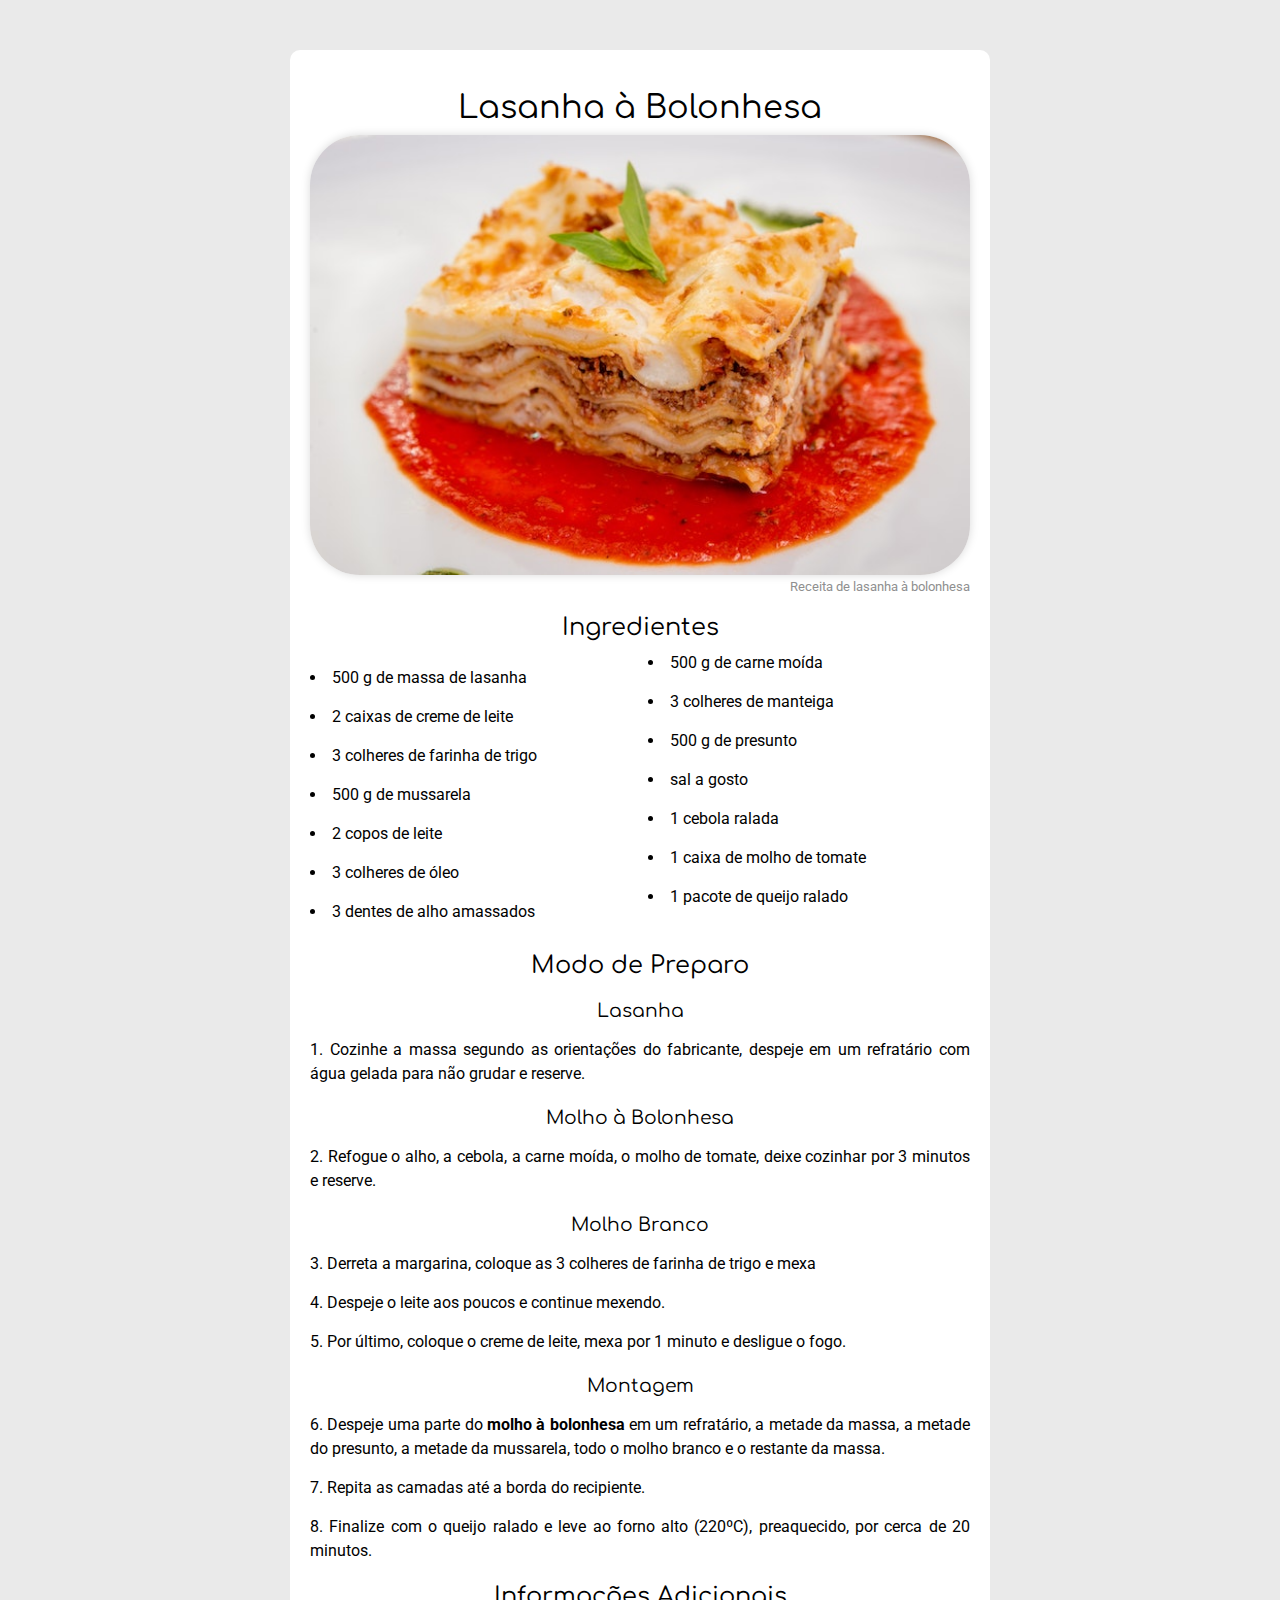
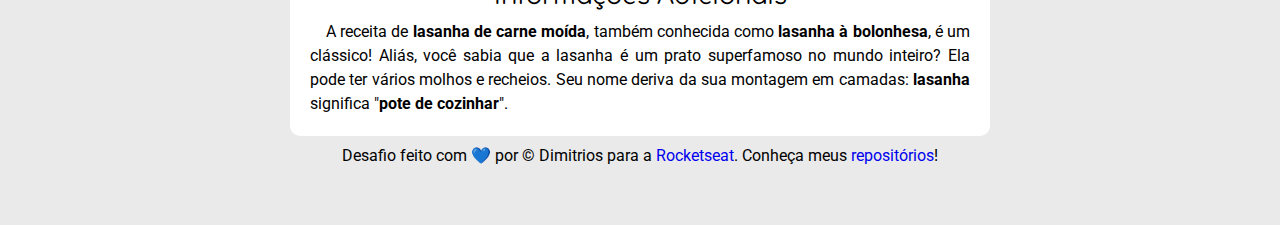
<file: rocketseat/recipe_page/index.html>
<!DOCTYPE html>
<html lang="pt-br">
<head>
    <meta charset="UTF-8">
    <meta name="viewport" content="width=device-width, initial-scale=1.0">
    <title>Lasanha</title>
    <link rel="stylesheet" href="style.css">
    <link rel="stylesheet" href="medias.css">
</head>
<body>
    <main>
        <h1>Lasanha à Bolonhesa</h1>

        <figure><img src="lasanha.jpg" alt="lasanha">
            <figcaption>Receita de lasanha à bolonhesa</figcaption>
        </figure>

        <h2>Ingredientes</h2>
        <ul>
            <li>500 g de massa de lasanha</li>
            <li>2 caixas de creme de leite</li>
            <li>3 colheres de farinha de trigo</li>
            <li>500 g de mussarela</li>
            <li>2 copos de leite</li>
            <li>3 colheres de óleo</li>
            <li>3 dentes de alho amassados</li>
            <li>500 g de carne moída</li>
            <li>3 colheres de manteiga</li>
            <li>500 g de presunto</li>
            <li>sal a gosto</li>
            <li>1 cebola ralada</li>
            <li>1 caixa de molho de tomate</li>
            <li>1 pacote de queijo ralado</li>
        </ul>

        <h2>Modo de Preparo</h2>
        <ol>
            <h3>Lasanha</h3>
            <li>Cozinhe a massa segundo as orientações do fabricante, despeje em um refratário com água gelada para não grudar e reserve.</li>
            <h3>Molho à Bolonhesa</h3>
            <li>Refogue o alho, a cebola, a carne moída, o molho de tomate, deixe cozinhar por 3 minutos e reserve.</li>
            <h3>Molho Branco</h3>
            <li>Derreta a margarina, coloque as 3 colheres de farinha de trigo e mexa</li>
            <li>Despeje o leite aos poucos e continue mexendo.</li>
            <li>Por último, coloque o creme de leite, mexa por 1 minuto e desligue o fogo.</li>
            <h3>Montagem</h3>
            <li>Despeje uma parte do <strong>molho à bolonhesa</strong> em um refratário, a metade da massa, a metade do presunto, a metade da mussarela, todo o molho branco e o restante da massa.</li>
            <li>Repita as camadas até a borda do recipiente.</li>
            <li>Finalize com o queijo ralado e leve ao forno alto (220ºC), preaquecido, por cerca de 20 minutos.</li>
        </ol>

        <h2>Informações Adicionais</h2>
        <p>A receita de <strong>lasanha de carne moída</strong>, também conhecida como <strong>lasanha à bolonhesa</strong>, é um clássico! Aliás, você sabia que a lasanha é um prato superfamoso no mundo inteiro? Ela pode ter vários molhos e recheios. Seu nome deriva da sua montagem em camadas: <strong>lasanha</strong> significa "<strong>pote de cozinhar</strong>".</p>
    </main>

    <footer>Desafio feito com &#x1F499; por &copy; Dimitrios para a <a href="https://efficient-sloth-d85.notion.site/b0b109c64d0a4a8eb4de547de18fa04d?v=dd9d2f6b0f6542d69807f41312f4116d&p=15acc6a34f744484a2e64a1f115bfbae&pm=c" target="_blank" rel="noopener noreferrer nofollow">Rocketseat</a>. Conheça meus <a href="https://github.com/DimiEmerick?tab=repositories" target="_blank" rel="noopener noreferrer nofollow">repositórios</a>!</footer>
</body>
</html>
</file>
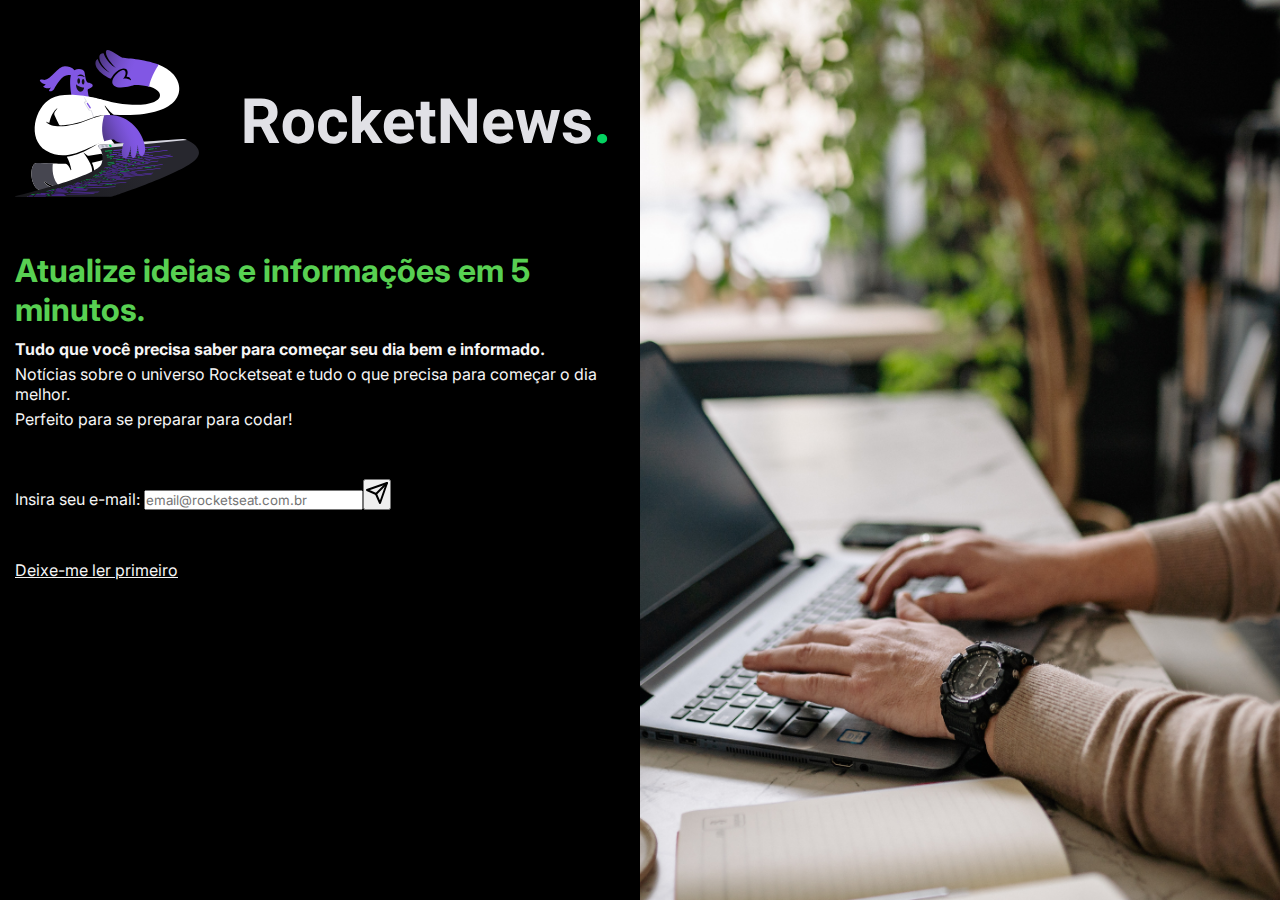
<file: rocketseat/rocket_news/index.html>
<!DOCTYPE html>
<html lang="pt-br">
<head>
    <meta charset="UTF-8">
    <meta name="viewport" content="width=device-width, initial-scale=1.0">
    <title>RocketNews</title>
    <link rel="stylesheet" href="style.css">
</head>
<body>
    <section id="content">
        <div><img src="./assets/logo.svg" alt="Logo Rocket News"></div>
        <div id="texto">
            <h1>Atualize ideias e informações em 5 minutos.</h1>
            <p><strong>Tudo que você precisa saber para começar seu dia bem e informado.</strong></p>
            <p>Notícias sobre o universo Rocketseat e tudo o que precisa para começar o dia melhor.</p>
            <p>Perfeito para se preparar para codar!</p>
        </div>
        <div id="inputs">
            <label for="email">Insira seu e-mail:</label>
            <input type="email" name="email" id="email" placeholder="email@rocketseat.com.br"><button><img src="./assets/send.svg" alt="Enviar"></button>
        </div>
        <div><a href="#">Deixe-me ler primeiro</a> </div>
    </section>
    <section id="background"></section>
</body>
</html>
</file>
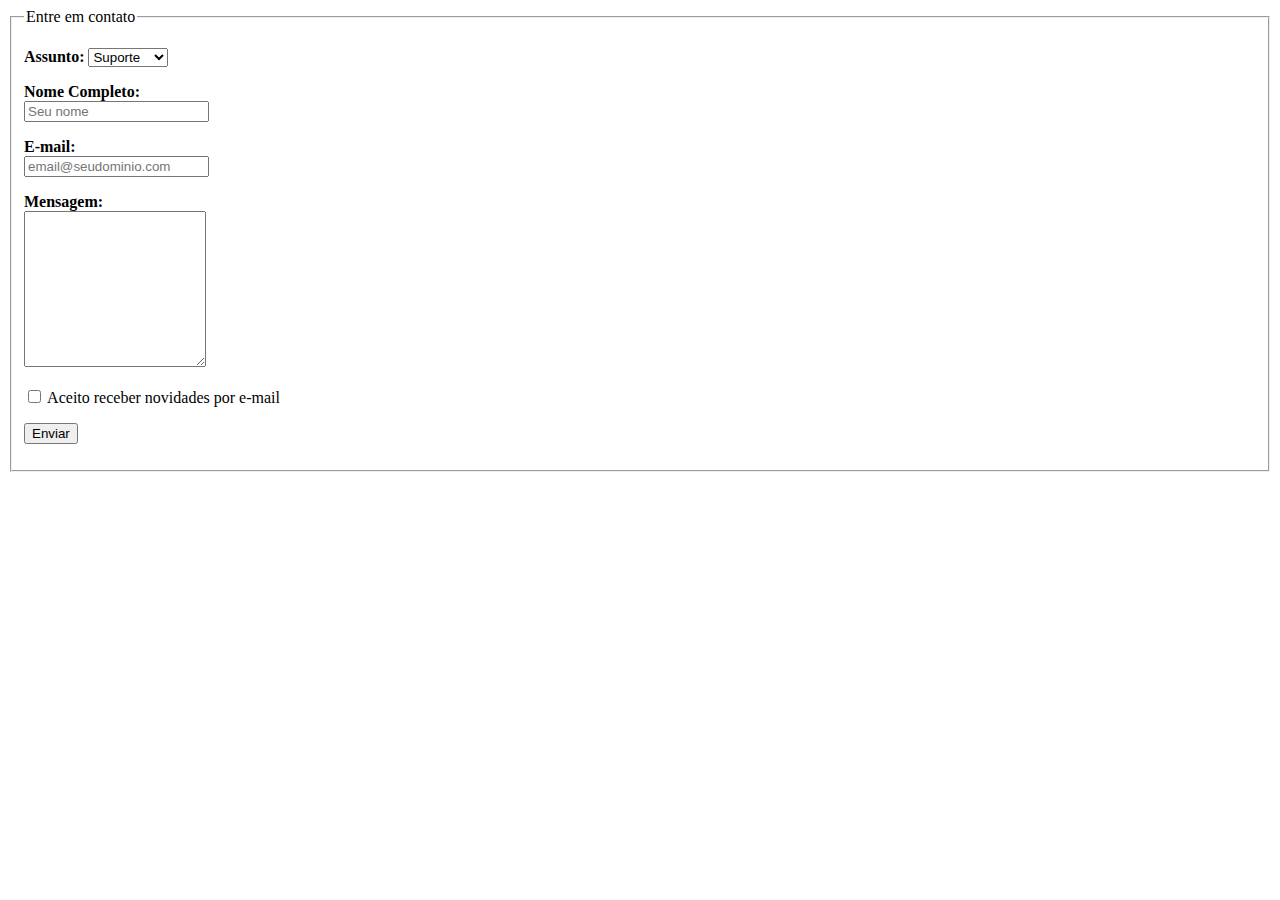
<file: rocketseat/html_challenges/contact.html>
<!DOCTYPE html>
<html lang="pt-br">
<head>
    <meta charset="UTF-8">
    <meta name="viewport" content="width=device-width, initial-scale=1.0">
    <title>Contact</title>
</head>
<body>
    <form action="#">
        <fieldset>
            <legend>Entre em contato</legend>
            <p>
                <strong>Assunto:</strong> <select name="subject" id="subject">
                    <option value="suport">Suporte</option>
                    <option value="hardware">Hardware</option>
                    <option value="software">Software</option>
                    <option value="suggest">Sugestão</option>
                </select>
            </p>

            <p>
                <strong>Nome Completo:</strong> <br>
                <input type="text" name="name" id="name" placeholder="Seu nome">
            </p>

            <p>
                <strong>E-mail:</strong> <br>
                <input type="email" name="email" id="email" placeholder="email@seudominio.com">
            </p>
            <p>
                <strong>Mensagem:</strong> <br>
                <textarea name="message" id="message" cols="20" rows="10"></textarea>
            </p>
            <p>
                <input type="checkbox" name="news" id="news"> Aceito receber novidades por e-mail
            </p>
            <p>
                <input type="submit" value="Enviar">
            </p>
        </fieldset>
    </form>
</body>
</html>
</file>
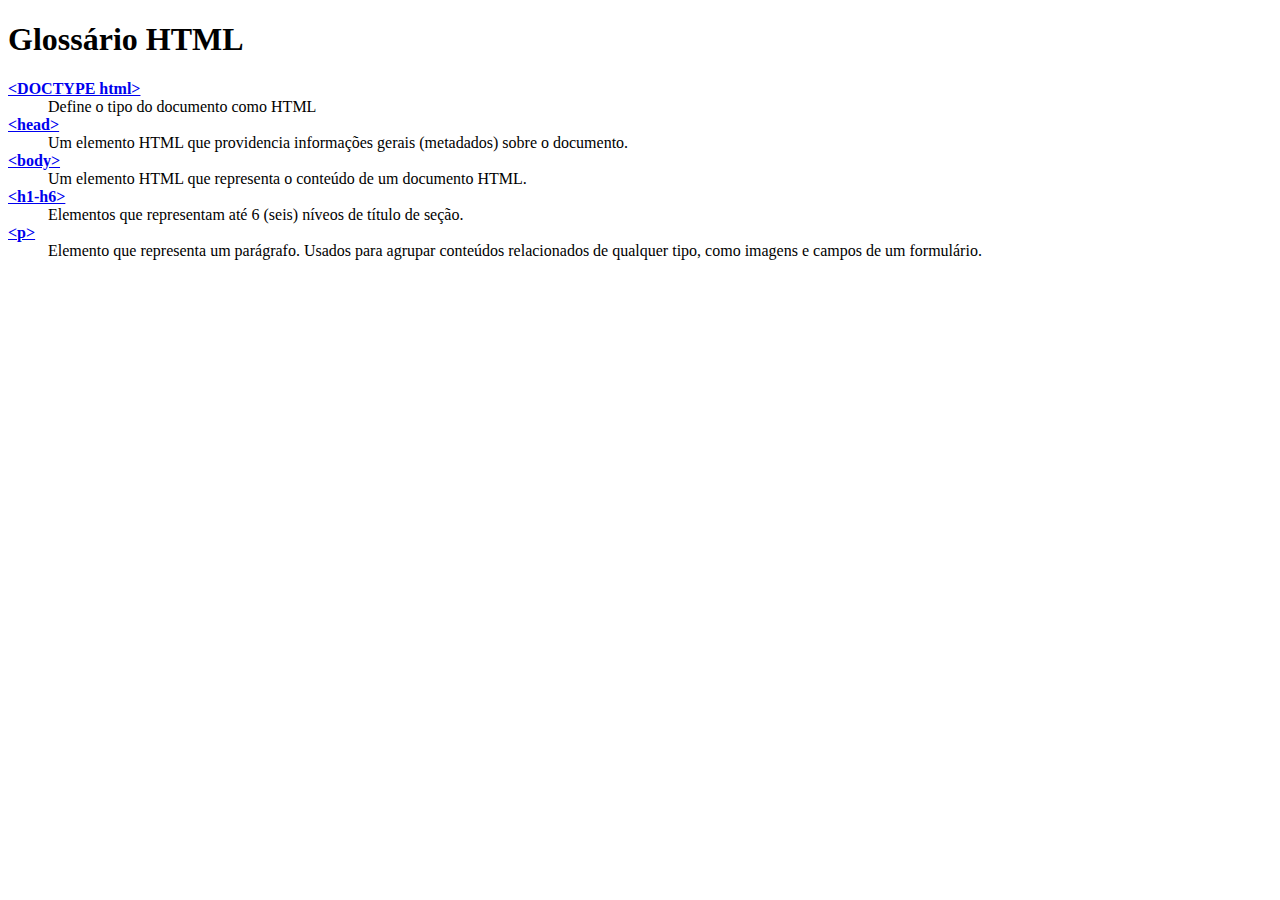
<file: rocketseat/html_challenges/glossary.html>
<!DOCTYPE html>
<html lang="pt-br">
<head>
    <meta charset="UTF-8">
    <meta name="viewport" content="width=device-width, initial-scale=1.0">
    <title>Glossário</title>
</head>
<body>
    <h1>Glossário HTML</h1>
    <dl>
        <dt><a href="https://developer.mozilla.org/pt-BR/docs/Glossary/Doctype" target="_blank" rel="noopener noreferrer nofollow"><strong>&ltDOCTYPE html&gt</strong></a></dt>
        <dd>Define o tipo do documento como HTML</dd>
        <dt><a href="https://developer.mozilla.org/pt-BR/docs/Web/HTML/Element/head" target="_blank" rel="noopener noreferrer nofollow"><strong>&lthead&gt</strong></a></dt>
        <dd>Um elemento HTML que providencia informações gerais (metadados) sobre o documento.</dd>
        <dt><a href="https://developer.mozilla.org/pt-BR/docs/Web/HTML/Element/body" target="_blank" rel="noopener noreferrer nofollow"><strong>&ltbody&gt</strong></a></dt>
        <dd>Um elemento HTML que representa o conteúdo de um documento HTML.</dd>
        <dt><a href="https://developer.mozilla.org/pt-BR/docs/Web/HTML/Element/Heading_Elements" target="_blank" rel="noopener noreferrer nofollow"><strong>&lth1-h6&gt</strong></a></dt>
        <dd>Elementos que representam até 6 (seis) níveos de título de seção.</dd>
        <dt><a href="https://developer.mozilla.org/pt-BR/docs/Web/HTML/Element/p" target="_blank" rel="noopener noreferrer nofollow"><strong>&ltp&gt</strong></a></dt>
        <dd>Elemento que representa um parágrafo. Usados para agrupar conteúdos relacionados de qualquer tipo, como imagens e campos de um formulário.</dd>
    </dl>
</body>
</html>
</file>
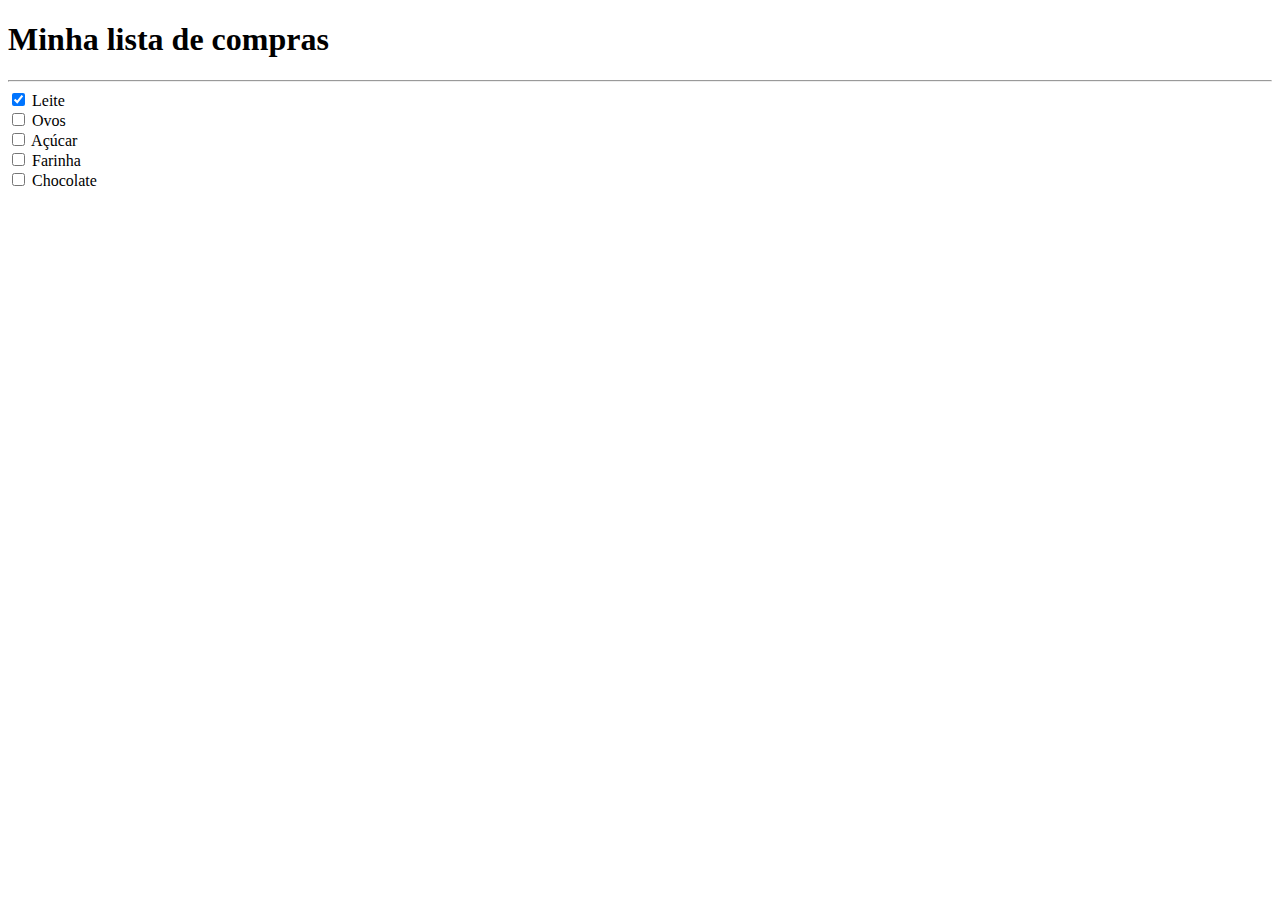
<file: rocketseat/html_challenges/list.html>
<!DOCTYPE html>
<html lang="pt-br">
<head>
    <meta charset="UTF-8">
    <meta name="viewport" content="width=device-width, initial-scale=1.0">
    <title>Shopping List</title>
</head>
<body>
    <h1>Minha lista de compras</h1>
    <hr>
    <input type="checkbox" name="milk" id="milk" checked> Leite <br>
    <input type="checkbox" name="egg" id="egg"> Ovos <br>
    <input type="checkbox" name="sugar" id="sugar"> Açúcar <br>
    <input type="checkbox" name="flour" id="flour"> Farinha <br>
    <input type="checkbox" name="chocolate" id="chocolate"> Chocolate <br>
</body>
</html>
</file>
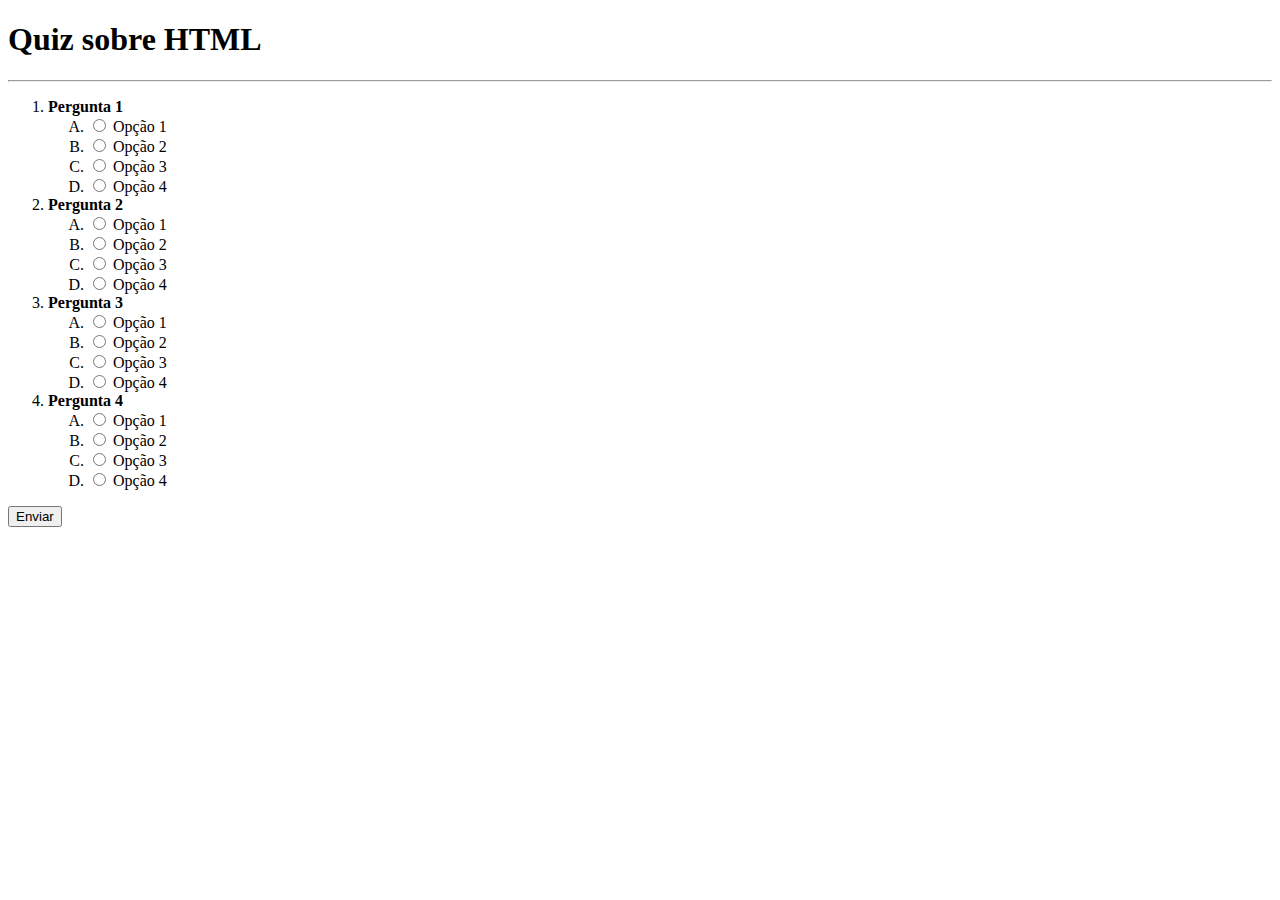
<file: rocketseat/html_challenges/quiz.html>
<!DOCTYPE html>
<html lang="pt-br">
<head>
    <meta charset="UTF-8">
    <meta name="viewport" content="width=device-width, initial-scale=1.0">
    <title>Quiz</title>
</head>
<body>
    <h1>Quiz sobre HTML</h1>
    <hr>
    <form action="#">
        <ol type="1">
            <li><strong>Pergunta 1</strong>
                <ol type="A">
                    <li><input type="radio" name="1" id="opt1"> Opção 1</li>
                    <li><input type="radio" name="1" id="opt2"> Opção 2</li>
                    <li><input type="radio" name="1" id="opt3"> Opção 3</li>
                    <li><input type="radio" name="1" id="opt4"> Opção 4</li>
                </ol>
            </li>
            <li><strong>Pergunta 2</strong>
                <ol type="A">
                    <li><input type="radio" name="2" id="opt1"> Opção 1</li>
                    <li><input type="radio" name="2" id="opt2"> Opção 2</li>
                    <li><input type="radio" name="2" id="opt3"> Opção 3</li>
                    <li><input type="radio" name="2" id="opt4"> Opção 4</li>
                </ol>
            </li>
            <li><strong>Pergunta 3</strong>
                <ol type="A">
                    <li><input type="radio" name="3" id="opt1"> Opção 1</li>
                    <li><input type="radio" name="3" id="opt2"> Opção 2</li>
                    <li><input type="radio" name="3" id="opt3"> Opção 3</li>
                    <li><input type="radio" name="3" id="opt4"> Opção 4</li>
                </ol>
            </li>
            <li><strong>Pergunta 4</strong>
                <ol type="A">
                    <li><input type="radio" name="4" id="opt1"> Opção 1</li>
                    <li><input type="radio" name="4" id="opt2"> Opção 2</li>
                    <li><input type="radio" name="4" id="opt3"> Opção 3</li>
                    <li><input type="radio" name="4" id="opt4"> Opção 4</li>
                </ol>
            </li>
        </ol>
        <input type="submit" value="Enviar">
    </form>
</body>
</html>
</file>
<file: rocketseat/recipe_page/style.css>
@charset "UTF-8";
@import url('https://fonts.googleapis.com/css2?family=Comfortaa&family=Roboto&display=swap');

* {margin: 0; padding: 0; box-sizing: border-box;}

:root {
    --page_background: #EAEAEA;
    --recipe_background: #FFFFFF;
    --titles: #1B1B1B;
    --footer: #8F8F8F;
    --other_texts: #39393A;
    --font_title: 'Comfortaa', cursive;
    --font: 'Roboto', sans-serif;
}

body {
    background-color: var(--page_background);
    padding: 50px;
    font-family: var(--font);
}

main {
    background-color: var(--recipe_background);
    max-width: 700px;
    padding: 20px;
    border-radius: 10px;
    margin: auto;
}

h1, h2, h3 {
    text-align: center;
    font-family: var(--font_title);
    font-weight: 400;
    margin: 20px 0 10px 0;
}

figure {
    text-align: center;
}

figcaption {
    color: var(--footer);
    font-size: small;
    text-align: end;
}

img {
    width: 100%;
    box-shadow: 0 0 10px rgba(0, 0, 0, 0.15);
    border-radius: 50px;
}

ul {
    column-count: 2; 
    -webkit-column-count: 2;
    -moz-column-count: 2;
}

ul, ol {
    list-style-position: inside;
    text-align: justify;
    line-height: 1.5em;
}

li {
    margin: 15px 0;
}

p {
    text-align: justify;
    text-indent: 1em;
    line-height: 1.5em;
}

footer {
    margin: 10px 0;
    text-align: center;
}

a {
    text-decoration: none;
}
a:hover {
    text-decoration: underline;
}
</file>
<file: rocketseat/recipe_page/medias.css>
@media screen and (max-width: 700px) {
    ul {
        column-count: 1;
    }
}
</file>
<file: rocketseat/rocket_news/style.css>
@import url('https://fonts.googleapis.com/css2?family=Inter:wght@400;500&display=swap');

* { margin: 0; padding: 0; box-sizing: border-box; }

body {
    display: flex;
    background-color: black;
    height: 100vh;
}

body * {
    color: whitesmoke;
    font-family: 'Inter', sans-serif;
}

section {
    width: 50%;
}

#background {
    background: url(./assets/read_news.jpg) no-repeat center center/cover;
}

div img {
    width: 100%;
}

div {
    margin: 50px 15px;
}

h1 {
    color: rgba(98, 230, 91, 0.926);
    margin-bottom: 10px;
}

p {
    margin: 5px 0;
}
</file>
